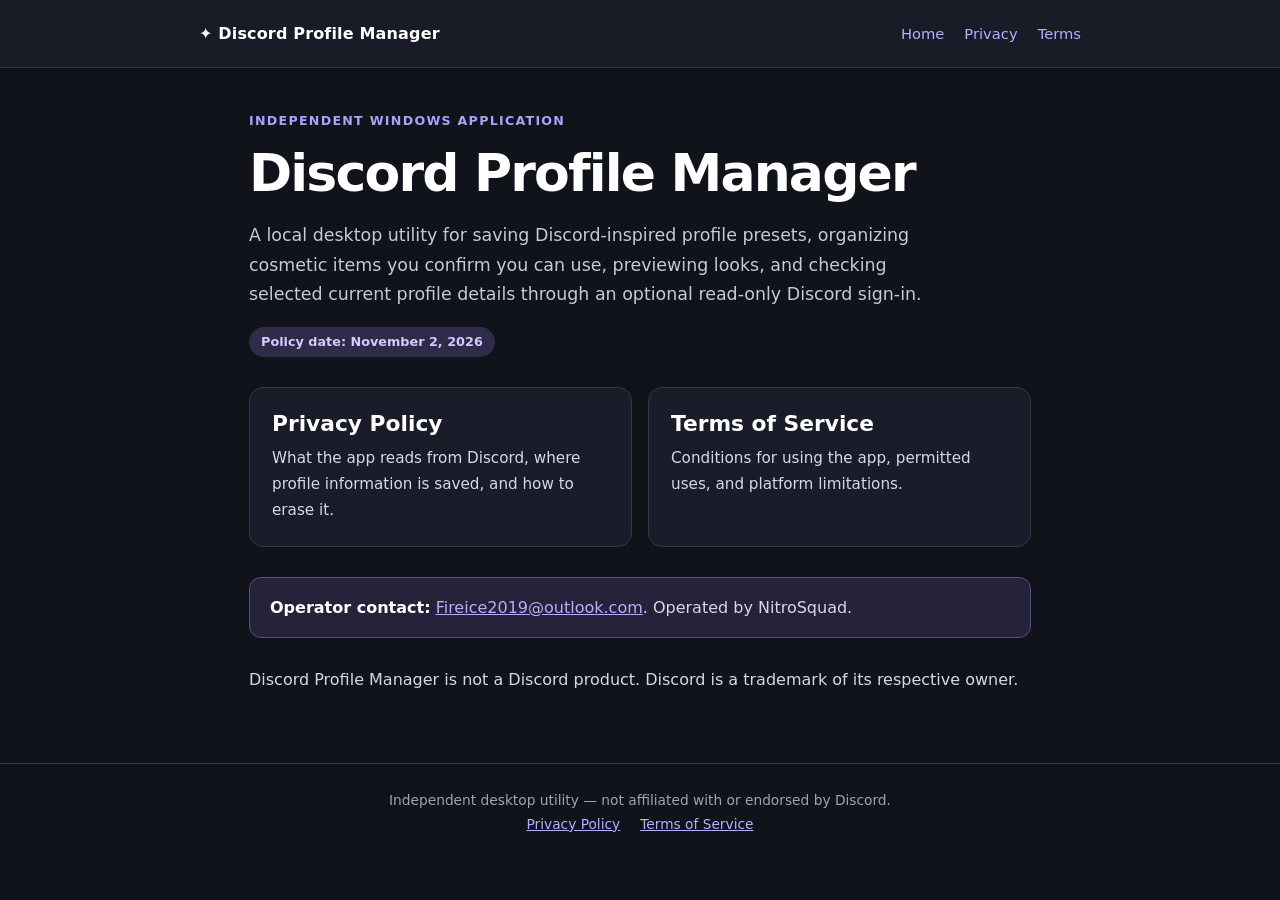
<file: index.html>
<!doctype html><html lang="en"><head><meta charset="utf-8"><meta name="viewport" content="width=device-width,initial-scale=1"><meta name="robots" content="index,follow"><meta name="description" content="Legal and privacy information for Discord Profile Manager."><title>Legal Information | Discord Profile Manager</title><link rel="stylesheet" href="style.css"></head><body><header><div class="bar"><a class="brand" href="index.html">✦ Discord Profile Manager</a><nav class="nav" aria-label="Legal pages"><a href="index.html">Home</a><a href="privacy.html">Privacy</a><a href="terms.html">Terms</a></nav></div></header><main>
<div class="eyebrow">Independent Windows application</div><h1>Discord Profile Manager</h1>
<p class="lead">A local desktop utility for saving Discord-inspired profile presets, organizing cosmetic items you confirm you can use, previewing looks, and checking selected current profile details through an optional read-only Discord sign-in.</p>
<span class="pill">Policy date: November 2, 2026</span>
<div class="grid"><a class="tile" href="privacy.html"><h2>Privacy Policy</h2><p>What the app reads from Discord, where profile information is saved, and how to erase it.</p></a><a class="tile" href="terms.html"><h2>Terms of Service</h2><p>Conditions for using the app, permitted uses, and platform limitations.</p></a></div>
<div class="notice"><p><strong>Operator contact:</strong> <a href="mailto:Fireice2019@outlook.com">Fireice2019@outlook.com</a>. Operated by NitroSquad.</p></div>
<p>Discord Profile Manager is not a Discord product. Discord is a trademark of its respective owner.</p>
</main><footer>Independent desktop utility — not affiliated with or endorsed by Discord.<div><a href="privacy.html">Privacy Policy</a><a href="terms.html">Terms of Service</a></div></footer></body></html>
</file>
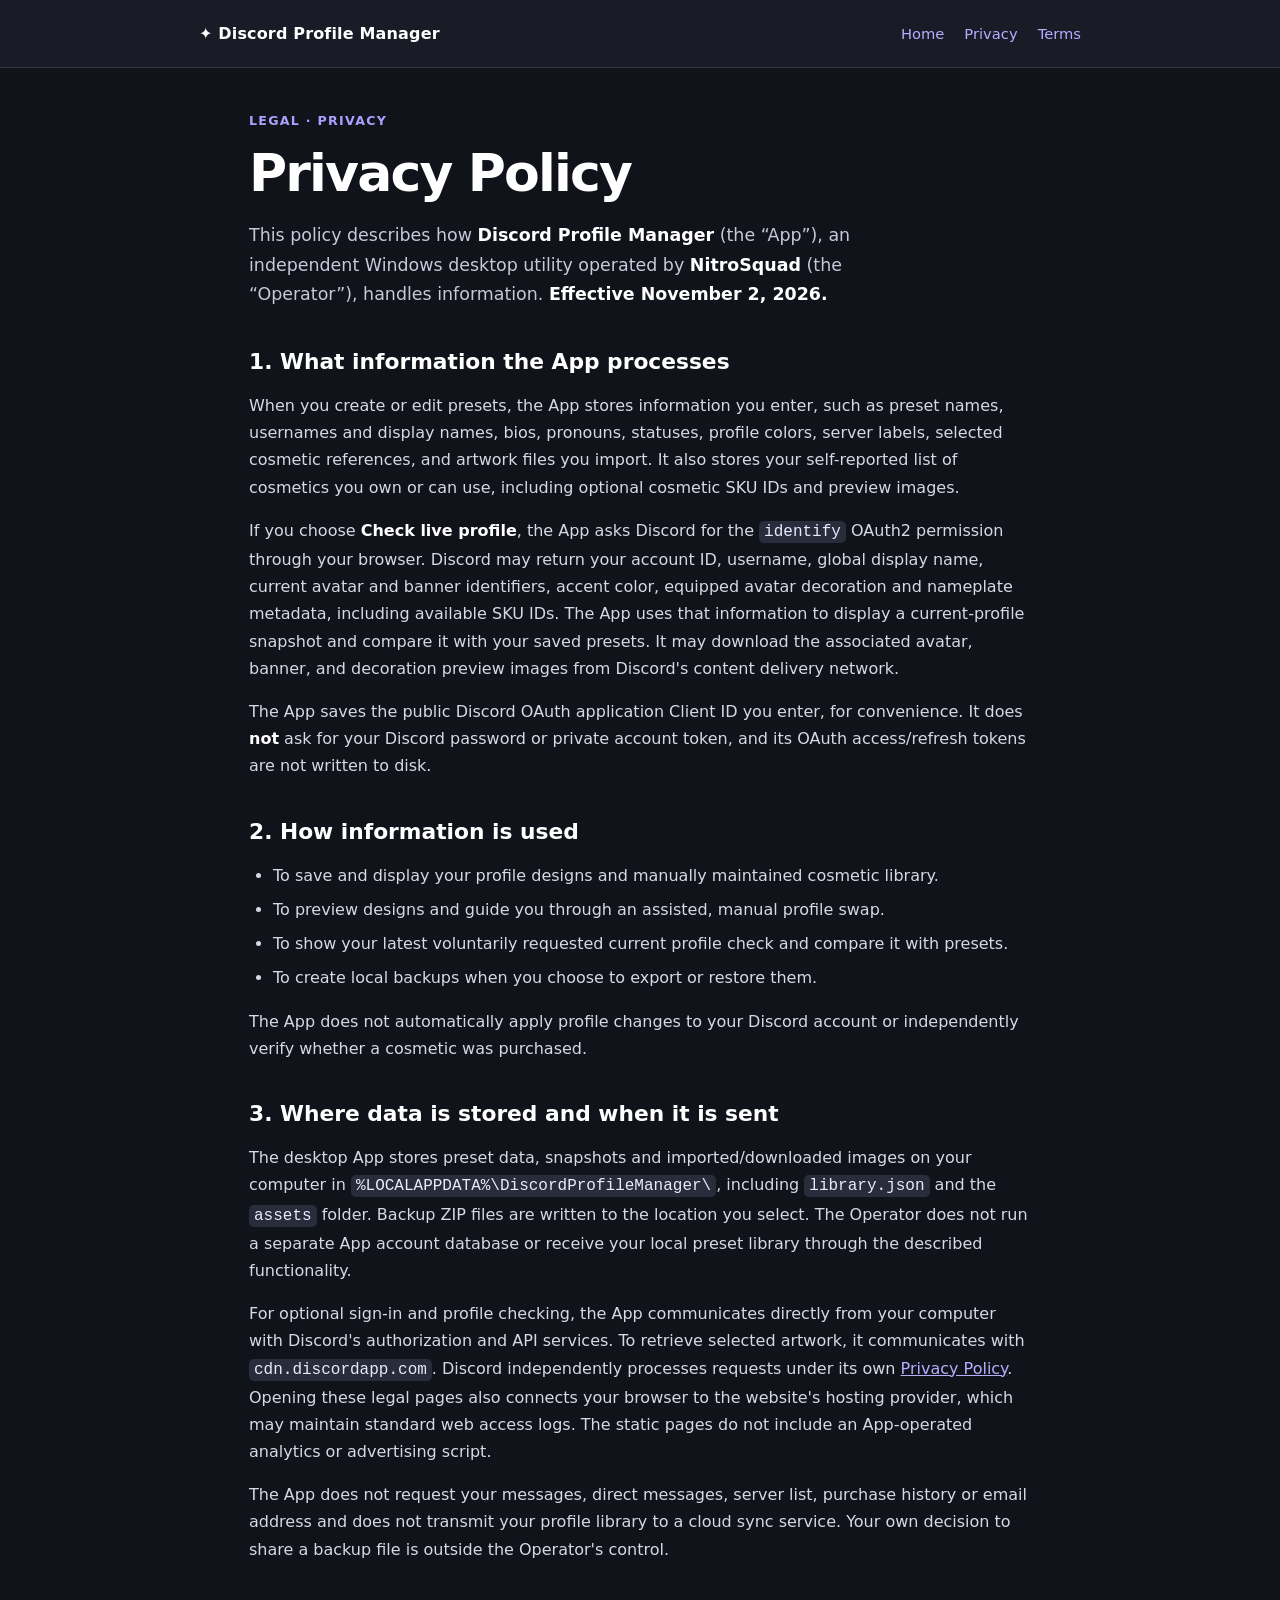
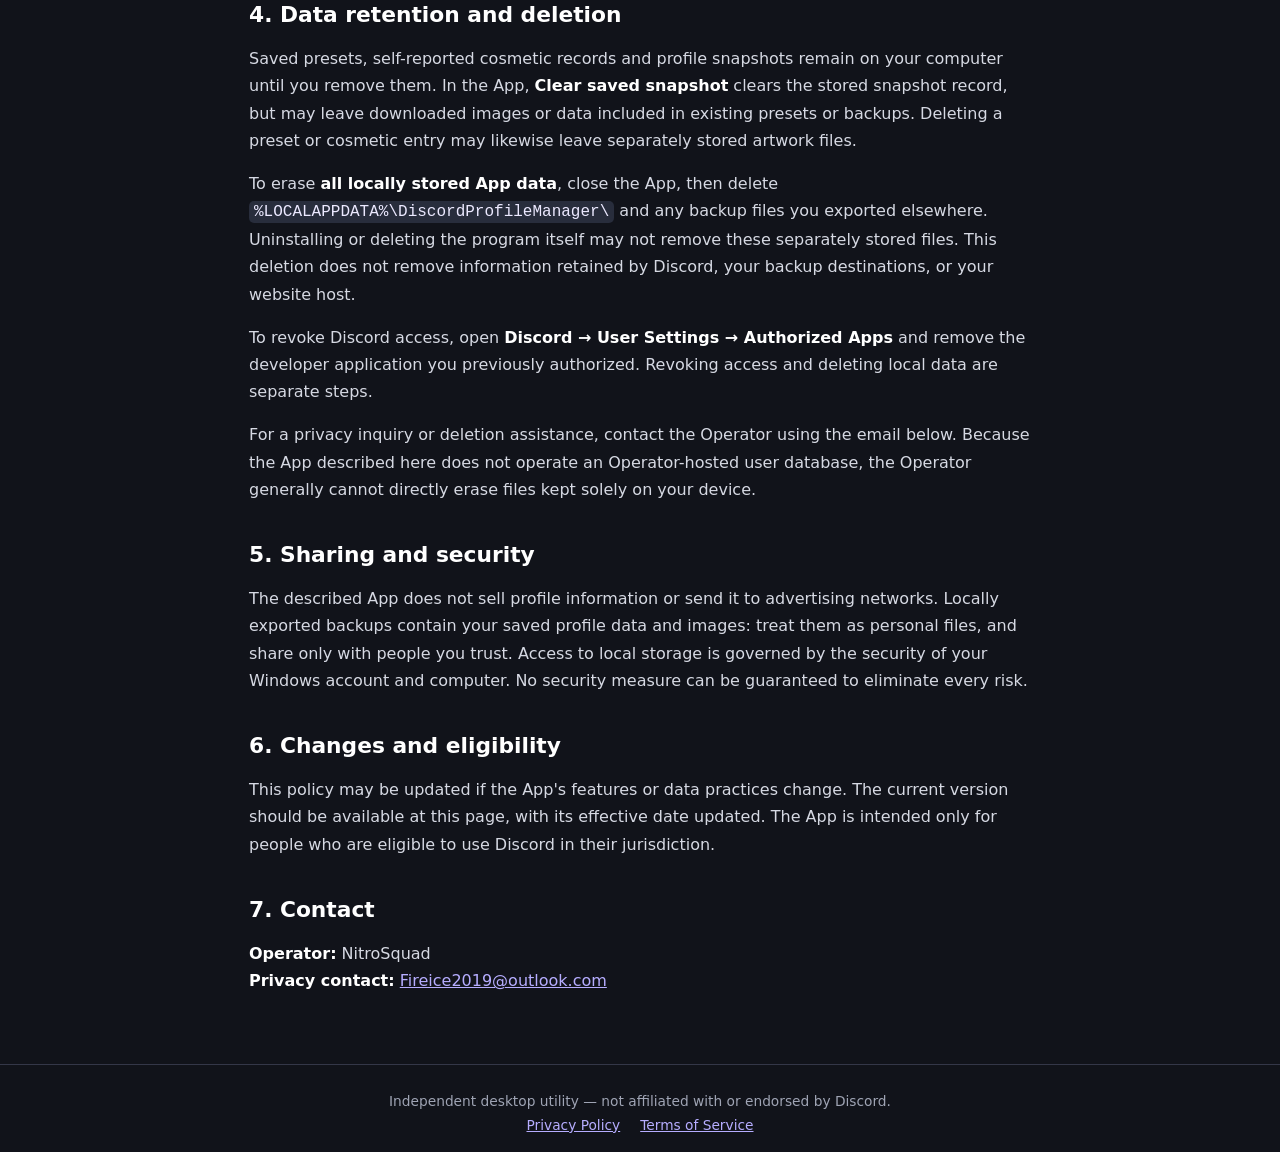
<file: privacy.html>
<!doctype html><html lang="en"><head><meta charset="utf-8"><meta name="viewport" content="width=device-width,initial-scale=1"><meta name="robots" content="index,follow"><meta name="description" content="Privacy Policy for the independent Discord Profile Manager Windows application."><title>Privacy Policy | Discord Profile Manager</title><link rel="stylesheet" href="style.css"></head><body><header><div class="bar"><a class="brand" href="index.html">✦ Discord Profile Manager</a><nav class="nav" aria-label="Legal pages"><a href="index.html">Home</a><a href="privacy.html">Privacy</a><a href="terms.html">Terms</a></nav></div></header><main>
<div class="eyebrow">Legal · Privacy</div><h1>Privacy Policy</h1>
<p class="lead">This policy describes how <strong>Discord Profile Manager</strong> (the “App”), an independent Windows desktop utility operated by <strong>NitroSquad</strong> (the “Operator”), handles information. <strong>Effective November 2, 2026.</strong></p>
<h2>1. What information the App processes</h2>
<p>When you create or edit presets, the App stores information you enter, such as preset names, usernames and display names, bios, pronouns, statuses, profile colors, server labels, selected cosmetic references, and artwork files you import. It also stores your self-reported list of cosmetics you own or can use, including optional cosmetic SKU IDs and preview images.</p>
<p>If you choose <strong>Check live profile</strong>, the App asks Discord for the <code>identify</code> OAuth2 permission through your browser. Discord may return your account ID, username, global display name, current avatar and banner identifiers, accent color, equipped avatar decoration and nameplate metadata, including available SKU IDs. The App uses that information to display a current-profile snapshot and compare it with your saved presets. It may download the associated avatar, banner, and decoration preview images from Discord's content delivery network.</p>
<p>The App saves the public Discord OAuth application Client ID you enter, for convenience. It does <strong>not</strong> ask for your Discord password or private account token, and its OAuth access/refresh tokens are not written to disk.</p>
<h2>2. How information is used</h2>
<ul><li>To save and display your profile designs and manually maintained cosmetic library.</li><li>To preview designs and guide you through an assisted, manual profile swap.</li><li>To show your latest voluntarily requested current profile check and compare it with presets.</li><li>To create local backups when you choose to export or restore them.</li></ul>
<p>The App does not automatically apply profile changes to your Discord account or independently verify whether a cosmetic was purchased.</p>
<h2>3. Where data is stored and when it is sent</h2>
<p>The desktop App stores preset data, snapshots and imported/downloaded images on your computer in <code>%LOCALAPPDATA%\DiscordProfileManager\</code>, including <code>library.json</code> and the <code>assets</code> folder. Backup ZIP files are written to the location you select. The Operator does not run a separate App account database or receive your local preset library through the described functionality.</p>
<p>For optional sign-in and profile checking, the App communicates directly from your computer with Discord's authorization and API services. To retrieve selected artwork, it communicates with <code>cdn.discordapp.com</code>. Discord independently processes requests under its own <a href="https://discord.com/privacy">Privacy Policy</a>. Opening these legal pages also connects your browser to the website's hosting provider, which may maintain standard web access logs. The static pages do not include an App-operated analytics or advertising script.</p>
<p>The App does not request your messages, direct messages, server list, purchase history or email address and does not transmit your profile library to a cloud sync service. Your own decision to share a backup file is outside the Operator's control.</p>
<h2>4. Data retention and deletion</h2>
<p>Saved presets, self-reported cosmetic records and profile snapshots remain on your computer until you remove them. In the App, <strong>Clear saved snapshot</strong> clears the stored snapshot record, but may leave downloaded images or data included in existing presets or backups. Deleting a preset or cosmetic entry may likewise leave separately stored artwork files.</p>
<p>To erase <strong>all locally stored App data</strong>, close the App, then delete <code>%LOCALAPPDATA%\DiscordProfileManager\</code> and any backup files you exported elsewhere. Uninstalling or deleting the program itself may not remove these separately stored files. This deletion does not remove information retained by Discord, your backup destinations, or your website host.</p>
<p>To revoke Discord access, open <strong>Discord → User Settings → Authorized Apps</strong> and remove the developer application you previously authorized. Revoking access and deleting local data are separate steps.</p>
<p>For a privacy inquiry or deletion assistance, contact the Operator using the email below. Because the App described here does not operate an Operator-hosted user database, the Operator generally cannot directly erase files kept solely on your device.</p>
<h2>5. Sharing and security</h2>
<p>The described App does not sell profile information or send it to advertising networks. Locally exported backups contain your saved profile data and images: treat them as personal files, and share only with people you trust. Access to local storage is governed by the security of your Windows account and computer. No security measure can be guaranteed to eliminate every risk.</p>
<h2>6. Changes and eligibility</h2>
<p>This policy may be updated if the App's features or data practices change. The current version should be available at this page, with its effective date updated. The App is intended only for people who are eligible to use Discord in their jurisdiction.</p>
<h2>7. Contact</h2>
<p><strong>Operator:</strong> NitroSquad<br><strong>Privacy contact:</strong> <a href="mailto:Fireice2019@outlook.com">Fireice2019@outlook.com</a></p>
</main><footer>Independent desktop utility — not affiliated with or endorsed by Discord.<div><a href="privacy.html">Privacy Policy</a><a href="terms.html">Terms of Service</a></div></footer></body></html>
</file>
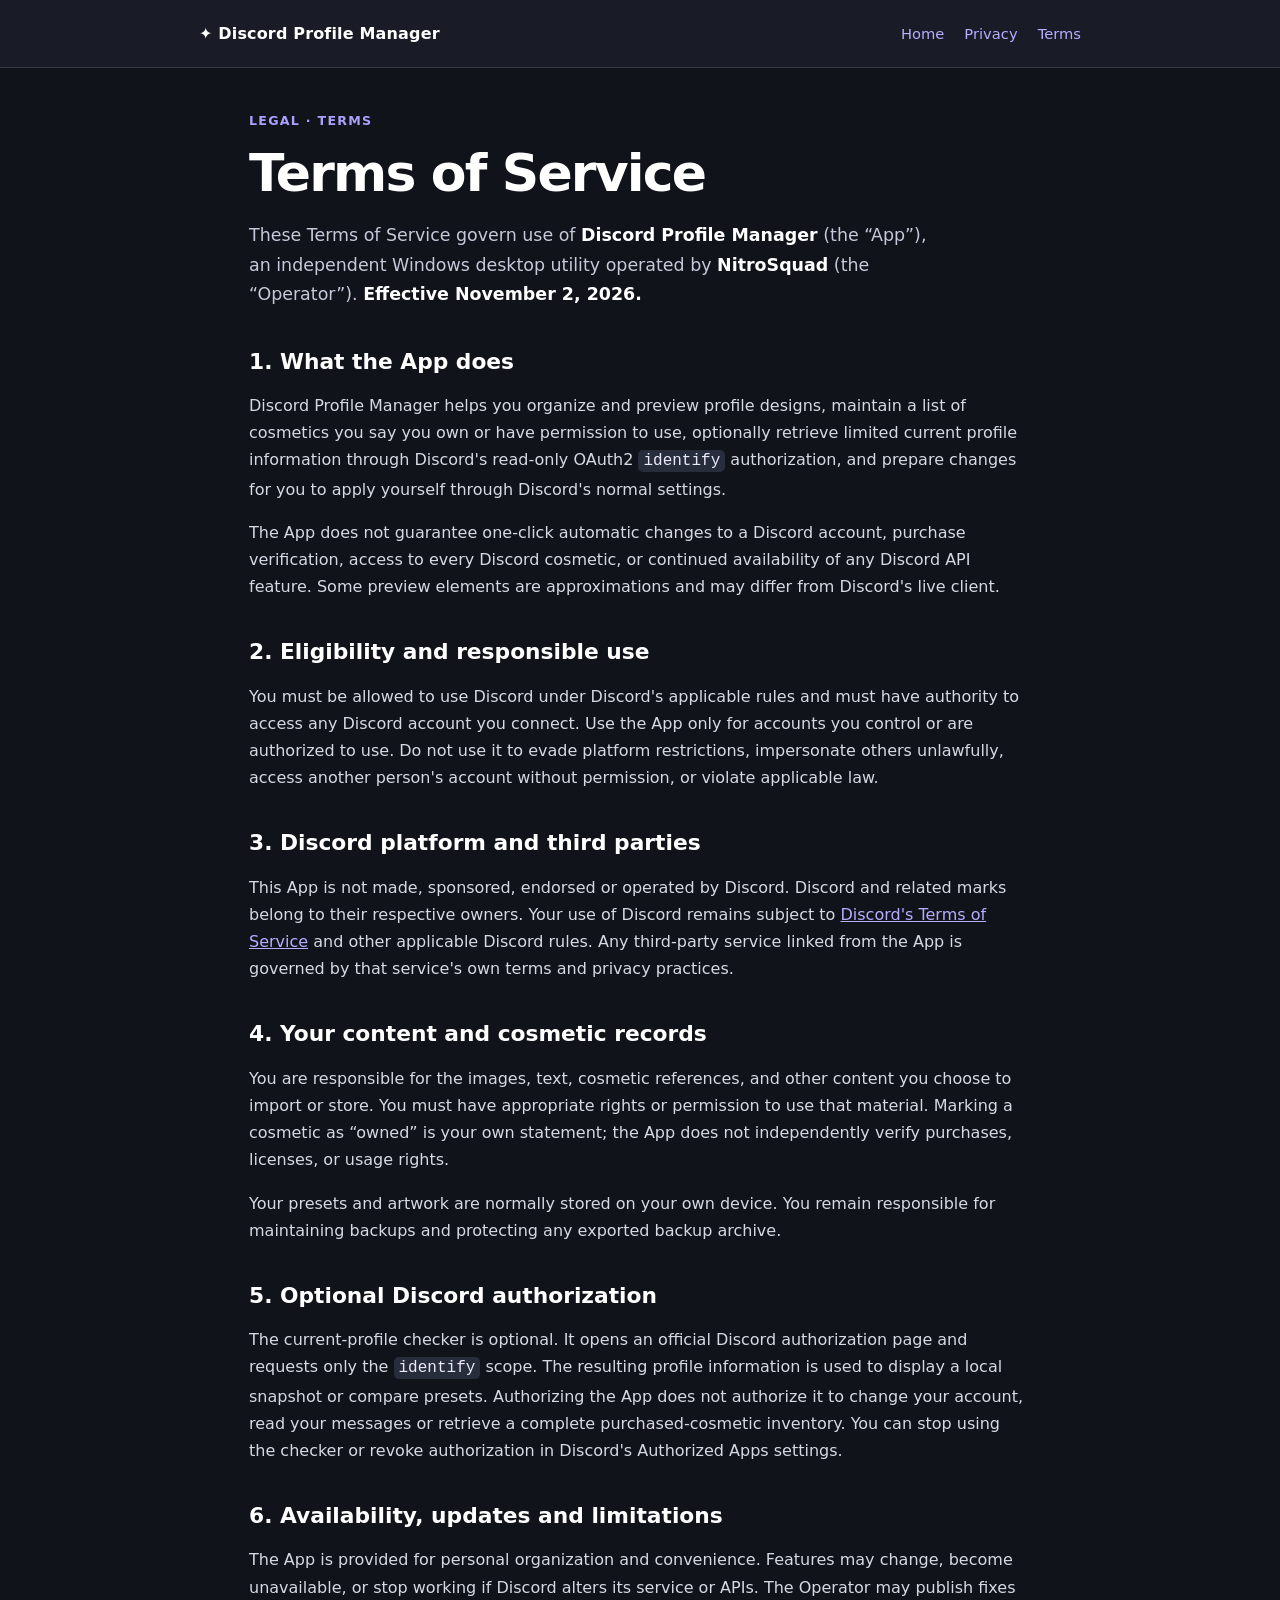
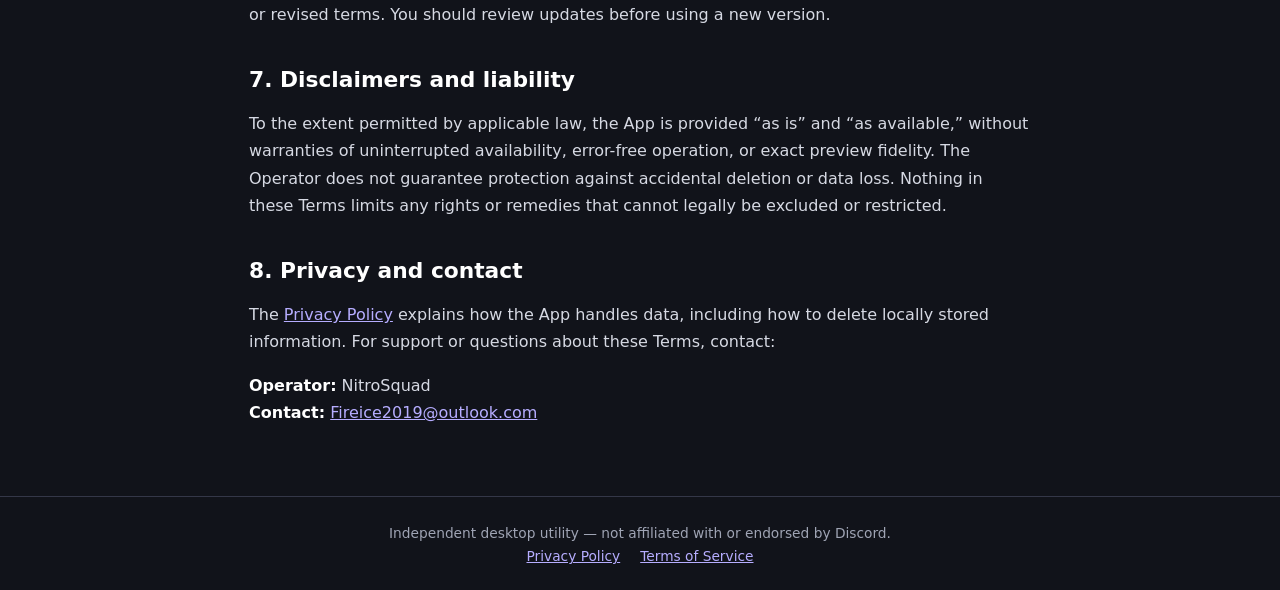
<file: terms.html>
<!doctype html><html lang="en"><head><meta charset="utf-8"><meta name="viewport" content="width=device-width,initial-scale=1"><meta name="robots" content="index,follow"><meta name="description" content="Terms of Service for the independent Discord Profile Manager Windows application."><title>Terms of Service | Discord Profile Manager</title><link rel="stylesheet" href="style.css"></head><body><header><div class="bar"><a class="brand" href="index.html">✦ Discord Profile Manager</a><nav class="nav" aria-label="Legal pages"><a href="index.html">Home</a><a href="privacy.html">Privacy</a><a href="terms.html">Terms</a></nav></div></header><main>
<div class="eyebrow">Legal · Terms</div><h1>Terms of Service</h1>
<p class="lead">These Terms of Service govern use of <strong>Discord Profile Manager</strong> (the “App”), an independent Windows desktop utility operated by <strong>NitroSquad</strong> (the “Operator”). <strong>Effective November 2, 2026.</strong></p>
<h2>1. What the App does</h2>
<p>Discord Profile Manager helps you organize and preview profile designs, maintain a list of cosmetics you say you own or have permission to use, optionally retrieve limited current profile information through Discord's read-only OAuth2 <code>identify</code> authorization, and prepare changes for you to apply yourself through Discord's normal settings.</p>
<p>The App does not guarantee one-click automatic changes to a Discord account, purchase verification, access to every Discord cosmetic, or continued availability of any Discord API feature. Some preview elements are approximations and may differ from Discord's live client.</p>
<h2>2. Eligibility and responsible use</h2>
<p>You must be allowed to use Discord under Discord's applicable rules and must have authority to access any Discord account you connect. Use the App only for accounts you control or are authorized to use. Do not use it to evade platform restrictions, impersonate others unlawfully, access another person's account without permission, or violate applicable law.</p>
<h2>3. Discord platform and third parties</h2>
<p>This App is not made, sponsored, endorsed or operated by Discord. Discord and related marks belong to their respective owners. Your use of Discord remains subject to <a href="https://discord.com/terms">Discord's Terms of Service</a> and other applicable Discord rules. Any third-party service linked from the App is governed by that service's own terms and privacy practices.</p>
<h2>4. Your content and cosmetic records</h2>
<p>You are responsible for the images, text, cosmetic references, and other content you choose to import or store. You must have appropriate rights or permission to use that material. Marking a cosmetic as “owned” is your own statement; the App does not independently verify purchases, licenses, or usage rights.</p>
<p>Your presets and artwork are normally stored on your own device. You remain responsible for maintaining backups and protecting any exported backup archive.</p>
<h2>5. Optional Discord authorization</h2>
<p>The current-profile checker is optional. It opens an official Discord authorization page and requests only the <code>identify</code> scope. The resulting profile information is used to display a local snapshot or compare presets. Authorizing the App does not authorize it to change your account, read your messages or retrieve a complete purchased-cosmetic inventory. You can stop using the checker or revoke authorization in Discord's Authorized Apps settings.</p>
<h2>6. Availability, updates and limitations</h2>
<p>The App is provided for personal organization and convenience. Features may change, become unavailable, or stop working if Discord alters its service or APIs. The Operator may publish fixes or revised terms. You should review updates before using a new version.</p>
<h2>7. Disclaimers and liability</h2>
<p>To the extent permitted by applicable law, the App is provided “as is” and “as available,” without warranties of uninterrupted availability, error-free operation, or exact preview fidelity. The Operator does not guarantee protection against accidental deletion or data loss. Nothing in these Terms limits any rights or remedies that cannot legally be excluded or restricted.</p>
<h2>8. Privacy and contact</h2>
<p>The <a href="privacy.html">Privacy Policy</a> explains how the App handles data, including how to delete locally stored information. For support or questions about these Terms, contact:</p>
<p><strong>Operator:</strong> NitroSquad<br><strong>Contact:</strong> <a href="mailto:Fireice2019@outlook.com">Fireice2019@outlook.com</a></p>
</main><footer>Independent desktop utility — not affiliated with or endorsed by Discord.<div><a href="privacy.html">Privacy Policy</a><a href="terms.html">Terms of Service</a></div></footer></body></html>
</file>
<file: style.css>
*{box-sizing:border-box}html{font-size:16px}body{margin:0;background:#11131a;color:#e8eaf2;font:16px/1.7 system-ui,-apple-system,"Segoe UI",Arial,sans-serif}a{color:#b6adff}a:hover{color:#ddd9ff}header{border-bottom:1px solid #333746;background:#191b26}header .bar{max-width:930px;margin:auto;padding:20px 24px;display:flex;justify-content:space-between;align-items:center;gap:20px;flex-wrap:wrap}.brand{font-weight:750;letter-spacing:.01em;color:white;text-decoration:none}.nav{display:flex;gap:20px;flex-wrap:wrap;font-size:.92rem}.nav a{text-decoration:none}main{max-width:830px;margin:42px auto 70px;padding:0 24px}.eyebrow{font-size:.79rem;letter-spacing:.1em;text-transform:uppercase;color:#aaa1ff;font-weight:750}h1{font-size:clamp(2rem,5vw,3.25rem);line-height:1.15;margin:12px 0 16px;letter-spacing:-.035em;color:#fff}h2{font-size:1.36rem;line-height:1.3;margin-top:38px;margin-bottom:10px;color:white}h3{font-size:1.05rem;margin:24px 0 4px}p,li{color:#d6d9e3}p.lead{font-size:1.09rem;color:#c5c9d9;max-width:690px}ul{padding-left:24px}li{margin:7px 0}.pill{display:inline-block;color:#d3caff;background:#302b49;padding:4px 12px;border-radius:50px;font-size:.8rem;font-weight:600}.notice{border:1px solid #565177;border-radius:12px;padding:16px 20px;background:#252339;margin:28px 0}.notice p{margin:0}.grid{display:grid;grid-template-columns:repeat(auto-fit,minmax(240px,1fr));gap:16px;margin:30px 0}.tile{border:1px solid #343748;background:#1a1d29;border-radius:14px;padding:22px;text-decoration:none}.tile h2{margin:0 0 8px}.tile p{margin:0;font-size:.95rem}.tile:hover{border-color:#8782d9}footer{border-top:1px solid #343748;padding:25px;color:#9fa4b4;text-align:center;font-size:.86rem}footer a{margin:0 10px}code{padding:2px 5px;background:#282d3c;border-radius:5px;color:#ece9ff}strong{color:#fff}@media(max-width:500px){header .bar{padding:16px 20px}main{margin:30px auto 54px;padding:0 20px}}
</file>
